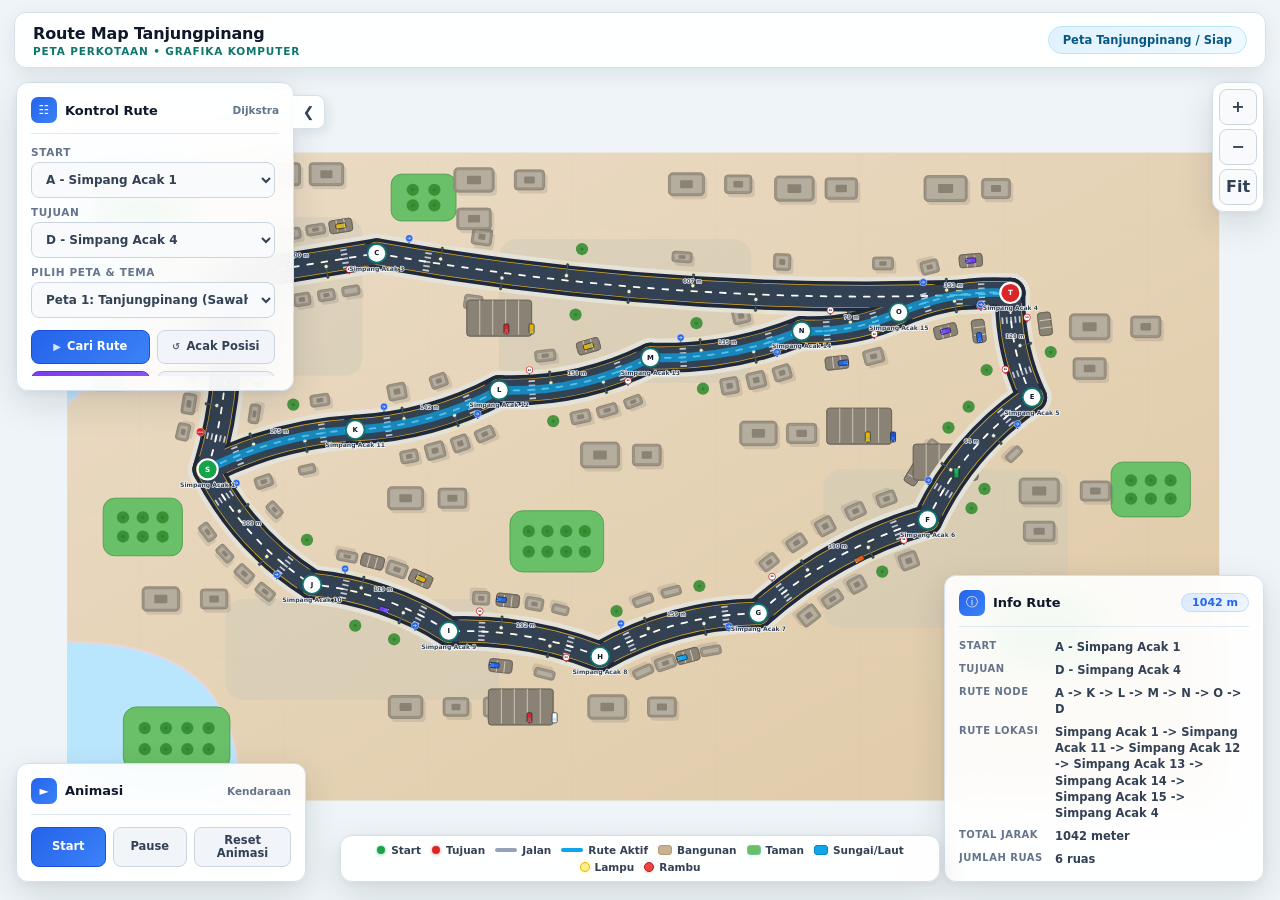
<file: index.html>
<!DOCTYPE html>
<html lang="id">
<head>
  <meta charset="UTF-8" />
  <meta name="viewport" content="width=device-width, initial-scale=1.0" />
  <meta name="description" content="Urban Route Map Tanjungpinang - Peta spasial perkotaan interaktif dengan algoritma Dijkstra dan animasi kendaraan SVG." />
  <title>Route Map Tanjungpinang</title>
  <link rel="stylesheet" href="CSS/style.css">
</head>
<body>
  <div id="app">

    <!-- ========== PANEL NAVIGASI ATAS ========== -->
    <header id="topbar">
      <div id="topbar-left">
        <h1 id="brand-title">Route Map Tanjungpinang</h1>
        <div id="brand-label">Peta Perkotaan &bull; Grafika Komputer</div>
      </div>
      <div id="topbar-right">
        <span id="statusBadge" class="badge">Memuat...</span>
      </div>
    </header>

    <!-- ========== AREA PANDANG PETA ========== -->
    <main id="mapStage">
      <svg id="urbanSvg" viewBox="0 0 1600 900" xmlns="http://www.w3.org/2000/svg" aria-label="Peta Rute Kota Tanjungpinang">
        <defs>
          <filter id="glowRoute" x="-20%" y="-20%" width="140%" height="140%">
            <feGaussianBlur in="SourceGraphic" stdDeviation="3" result="blur" />
            <feMerge>
              <feMergeNode in="blur" />
              <feMergeNode in="SourceGraphic" />
            </feMerge>
          </filter>
        </defs>
        <g id="cameraGroup">
          <g id="layerBase"></g>
          <g id="layerWater"></g>
          <g id="layerZones"></g>
          <g id="layerParks"></g>
          <g id="layerSawah"></g>
          <g id="layerTrees"></g>
          <g id="layerBuildings"></g>
          <g id="layerParking"></g>
          <g id="layerSidewalks"></g>
          <g id="layerRoadCasing"></g>
          <g id="layerRoadFill"></g>
          <g id="layerRoadLine"></g>
          <g id="layerCrosswalks"></g>
          <g id="layerStaticCars"></g>
          <g id="layerStreetlights"></g>
          <g id="layerTrafficSigns"></g>
          <g id="layerRoute"></g>
          <g id="layerNodes"></g>
          <g id="layerPins"></g>
          <g id="layerLabels"></g>
          <g id="layerVehicle"></g>
        </g>
      </svg>

      <!-- ========== PANEL KONTROL MELAYANG ========== -->
      <section class="panel" id="panelRoute">
        <button id="toggleRouteBtn" class="toggle-sidebar-btn-left" type="button" aria-label="Toggle Route Panel" title="Buka/Tutup Kontrol Rute">&#10094;</button>
        <div class="panel-header">
          <span class="panel-icon">&#9783;</span>
          <span class="panel-title">Kontrol Rute</span>
          <span class="panel-sub">Dijkstra</span>
        </div>
        <div class="panel-body">
          <div class="form-row">
            <label for="startSelect">Start</label>
            <select id="startSelect"></select>
          </div>
          <div class="form-row">
            <label for="endSelect">Tujuan</label>
            <select id="endSelect"></select>
          </div>
          <div class="form-row">
            <label for="themeSelect">Pilih Peta & Tema</label>
            <select id="themeSelect">
              <option value="tanjungpinang" selected>Peta 1: Tanjungpinang (Sawah & Kota)</option>
              <option value="city">Peta 2: Metropolitan (Jakarta - Full Kota)</option>
              <option value="rural">Peta 3: Pedesaan (Desa & Alam)</option>
              <option value="coastal">Peta 4: Pesisir Pantai (Coastal & Resort)</option>
              <option value="highland">Peta 5: Pegunungan & Hutan (Highlands & Forest)</option>
            </select>
          </div>
          <div class="btn-grid">
            <button id="findRouteBtn" class="btn-primary" type="button">
              <span class="btn-icon">&#9654;</span> Cari Rute
            </button>
            <button id="shufflePairBtn" class="btn-ghost" type="button">
              <span class="btn-icon">&#8634;</span> Acak Posisi
            </button>
            <button id="shuffleMapBtn" class="btn-accent" type="button">
              <span class="btn-icon">&#9776;</span> Acak Map
            </button>
            <button id="restoreMapBtn" class="btn-ghost" type="button">
              <span class="btn-icon">&#8617;</span> Reset Map
            </button>
          </div>
        </div>
      </section>

      <!-- ========== PANEL ANIMASI MELAYANG ========== -->
      <section class="panel" id="panelMotion">
        <div class="panel-header">
          <span class="panel-icon">&#9658;</span>
          <span class="panel-title">Animasi</span>
          <span class="panel-sub">Kendaraan</span>
        </div>
        <div class="motion-btns">
          <button id="playBtn" class="btn-primary" type="button">Start</button>
          <button id="holdBtn" class="btn-ghost" type="button">Pause</button>
          <button id="rewindBtn" class="btn-ghost" type="button">Reset Animasi</button>
        </div>
      </section>

      <!-- ========== INFO RUTE MELAYANG ========== -->
      <section class="panel" id="panelInfo">
        <button id="toggleInfoBtn" class="toggle-sidebar-btn" type="button" aria-label="Toggle Sidebar" title="Buka/Tutup Info Rute">&#10095;</button>
        <div class="panel-header">
          <span class="panel-icon">&#9432;</span>
          <span class="panel-title">Info Rute</span>
          <span id="summaryDist" class="panel-dist-badge">0 m</span>
        </div>
        <div class="panel-body">
          <dl class="info-dl">
            <dt>Start</dt>        <dd id="infoStart">-</dd>
            <dt>Tujuan</dt>       <dd id="infoEnd">-</dd>
            <dt>Rute Node</dt>    <dd id="infoNodes">-</dd>
            <dt>Rute Lokasi</dt>  <dd id="infoPlaces">-</dd>
            <dt>Total Jarak</dt>  <dd id="infoDist">-</dd>
            <dt>Jumlah Ruas</dt>  <dd id="infoSegs">-</dd>
          </dl>
        </div>
      </section>

      <!-- ========== HUD MINI (MODE PELACAKAN) ========== -->
      <div id="trackingHud">
        <div class="hud-header">
          <span id="hudStatus">Berjalan</span>
          <strong id="hudDist">0 m</strong>
        </div>
        <p id="hudRoute">-</p>
        <div class="hud-bar"><span id="hudBarFill"></span></div>
        <small id="hudPct">0%</small>
      </div>

      <!-- ========== KONTROL ZOOM MELAYANG ========== -->
      <nav id="zoomPad">
        <button id="zoomInBtn" type="button" aria-label="Zoom In" title="Zoom In">+</button>
        <button id="zoomOutBtn" type="button" aria-label="Zoom Out" title="Zoom Out">&minus;</button>
        <button id="fitBtn" type="button" title="Fit Peta">Fit</button>
      </nav>

      <!-- ========== LEGENDA PETA ========== -->
      <aside id="legend">
        <span class="leg-item" id="leg-start"><i class="dot dot-start"></i>Start</span>
        <span class="leg-item" id="leg-end"><i class="dot dot-end"></i>Tujuan</span>
        <span class="leg-item" id="leg-road"><i class="line line-road"></i>Jalan</span>
        <span class="leg-item" id="leg-route"><i class="line line-route"></i>Rute Aktif</span>
        <span class="leg-item" id="leg-bldg"><i class="swatch swatch-bldg"></i>Bangunan</span>
        <span class="leg-item" id="leg-park"><i class="swatch swatch-park"></i>Taman</span>
        <span class="leg-item" id="leg-sawah"><i class="swatch swatch-sawah"></i>Sawah</span>
        <span class="leg-item" id="leg-water"><i class="swatch swatch-water"></i>Sungai/Laut</span>
        <span class="leg-item" id="leg-light"><i class="dot dot-light"></i>Lampu</span>
        <span class="leg-item" id="leg-sign"><i class="dot dot-sign"></i>Rambu</span>
        <span class="leg-item" id="leg-mountain"><i class="swatch swatch-mountain"></i>Gunung</span>
        <span class="leg-item" id="leg-pine"><i class="swatch swatch-pine"></i>Hutan/Pohon</span>
        <span class="leg-item" id="leg-palm"><i class="swatch swatch-palm"></i>Pohon Kelapa</span>
      </aside>

    </main>
  </div>

  <script src="Javascript/script.js"></script>
</body>
</html>
</file>
<file: CSS/style.css>
/* =====================================================
   CSS/style.css
   Urban Route Map Tanjungpinang — Peta Spasial Kota Top-Down
   Tema Terang · Glassmorphism · Bayangan Lembut · UI Modern
===================================================== */

/* ---- ATUR ULANG GAYA (RESET) ---- */
*, *::before, *::after { box-sizing: border-box; margin: 0; padding: 0; }

/* ---- VARIABEL DESAIN (TOKENS) ---- */
:root {
  --bg: #eef4f7;
  --land: #f4efe5;
  --water: #cbeaf3;
  --panel: rgba(255,255,255,0.92);
  --border: #d5e0ea;
  --ink: #0f172a;
  --ink-soft: #334155;
  --muted: #64748b;
  --primary: #2563eb;
  --primary-dark: #1d4ed8;
  --teal: #0f766e;
  --success: #16a34a;
  --danger: #dc2626;
  --accent: #7c3aed;
  --road-casing: #374151;
  --road-surface: #6b7280;
  --road-lane: #9ca3af;
  --route: #0ea5e9;
  --building: #c9b292;
  --building-alt: #d5c0a0;
  --park: #9be7b0;
  --shadow: 0 12px 36px rgba(15,23,42,.12), 0 2px 8px rgba(15,23,42,.06);
  --shadow-soft: 0 6px 20px rgba(15,23,42,.08);
  --radius: 12px;
  --radius-sm: 8px;
  --font: "Segoe UI", system-ui, -apple-system, sans-serif;
  --ease: 220ms cubic-bezier(.4,0,.2,1);
}

html, body { width: 100%; height: 100%; overflow: hidden; }
body { font-family: var(--font); background: var(--bg); color: var(--ink); -webkit-font-smoothing: antialiased; }
button, select { font: inherit; }

#app { position: relative; width: 100vw; height: 100vh; min-height: 520px; overflow: hidden; }

/* ---- BARIS NAVIGASI ATAS (TOPBAR) ---- */
#topbar {
  position: absolute; top: 12px; left: 14px; right: 14px; z-index: 30;
  display: flex; align-items: center; justify-content: space-between; gap: 16px;
  min-height: 56px; padding: 10px 18px;
  background: var(--panel); border: 1px solid var(--border); border-radius: var(--radius);
  box-shadow: var(--shadow-soft); backdrop-filter: blur(20px); -webkit-backdrop-filter: blur(20px);
  transition: opacity var(--ease), transform var(--ease), min-height var(--ease);
}
#brand-title { font-size: 16px; font-weight: 800; color: var(--ink); letter-spacing: -.01em; }
#brand-label { margin-top: 2px; font-size: 10.5px; font-weight: 700; color: var(--teal); text-transform: uppercase; letter-spacing: .08em; }
#topbar-right { display: flex; justify-content: flex-end; min-width: 0; }
.badge {
  display: inline-flex; align-items: center; gap: 6px; max-width: 280px; min-height: 28px; padding: 5px 14px;
  overflow: hidden; color: #075985; background: linear-gradient(135deg,#e0f2fe,#f0f9ff);
  border: 1px solid #bae6fd; border-radius: 999px; font-size: 11.5px; font-weight: 800;
  text-overflow: ellipsis; white-space: nowrap;
}

/* ---- AREA PETA ---- */
#mapStage { position: absolute; inset: 0; overflow: hidden; background: var(--bg); }
#urbanSvg { display: block; width: 100%; height: 100%; cursor: grab; background: var(--bg); touch-action: none; user-select: none; }
#urbanSvg.dragging { cursor: grabbing; }

/* ---- PANEL KONTROL ---- */
.panel, #zoomPad, #legend, #trackingHud {
  position: absolute; z-index: 20; background: var(--panel); border: 1px solid var(--border);
  border-radius: var(--radius); box-shadow: var(--shadow); backdrop-filter: blur(20px); -webkit-backdrop-filter: blur(20px);
}
.panel { padding: 14px; transition: opacity var(--ease), transform var(--ease), width var(--ease), padding var(--ease); }
.panel-header { display: flex; align-items: center; gap: 8px; margin-bottom: 12px; padding-bottom: 10px; border-bottom: 1px solid rgba(213,224,234,.7); }
.panel-icon { display: flex; align-items: center; justify-content: center; width: 26px; height: 26px; background: linear-gradient(135deg,var(--primary),#3b82f6); color: #fff; border-radius: 7px; font-size: 12px; flex-shrink: 0; }
.panel-title { flex: 1; color: var(--ink); font-size: 13px; font-weight: 800; }
.panel-sub { color: var(--muted); font-size: 10.5px; font-weight: 700; text-align: right; }
.panel-dist-badge { display: inline-flex; align-items: center; padding: 2px 10px; background: linear-gradient(135deg,#dbeafe,#eff6ff); color: var(--primary); font-size: 11px; font-weight: 800; border-radius: 999px; border: 1px solid #bfdbfe; }

#panelRoute {
  position: absolute;
  top: 82px;
  left: 16px;
  width: 278px;
  overflow: visible;
  transition: transform 0.3s cubic-bezier(0.4, 0, 0.2, 1), opacity var(--ease);
}

#panelRoute.collapsed {
  transform: translateX(calc(-100% - 16px + 40px));
}

.toggle-sidebar-btn-left {
  position: absolute;
  right: -32px;
  top: 12px;
  width: 32px;
  height: 32px;
  padding: 0;
  display: flex;
  align-items: center;
  justify-content: center;
  background: var(--panel);
  border: 1px solid var(--border);
  border-left: none;
  border-radius: 0 8px 8px 0;
  color: var(--ink-soft);
  font-size: 14px;
  cursor: pointer;
  box-shadow: 4px 4px 12px rgba(15,23,42,0.08);
  z-index: 10;
  transition: background var(--ease), color var(--ease), transform 0.3s ease;
}

.toggle-sidebar-btn-left:hover {
  background: #cbd5e1;
  color: var(--ink);
}

#panelRoute.collapsed .toggle-sidebar-btn-left {
  transform: rotate(180deg);
  border-left: 1px solid var(--border);
  border-right: none;
  border-radius: 8px 0 0 8px;
  right: auto;
  left: calc(100% - 12px);
}
#panelMotion { left: 16px; bottom: 18px; width: 290px; }
#panelInfo {
  position: absolute;
  right: 16px;
  bottom: 18px;
  width: 320px;
  max-height: min(78vh, 440px);
  display: flex;
  flex-direction: column;
  overflow: hidden;
  transition: transform 0.3s cubic-bezier(0.4, 0, 0.2, 1), opacity var(--ease);
}
#panelInfo .panel-body {
  overflow-y: auto;
  flex: 1;
  padding-right: 4px;
}
#panelInfo .panel-body::-webkit-scrollbar {
  width: 4px;
}
#panelInfo .panel-body::-webkit-scrollbar-thumb {
  background: rgba(148, 163, 184, 0.4);
  border-radius: 999px;
}

#panelInfo.collapsed {
  transform: translateX(calc(100% + 16px - 40px));
}

.toggle-sidebar-btn {
  position: absolute;
  left: -32px;
  top: 12px;
  width: 32px;
  height: 32px;
  padding: 0;
  display: flex;
  align-items: center;
  justify-content: center;
  background: var(--panel);
  border: 1px solid var(--border);
  border-right: none;
  border-radius: 8px 0 0 8px;
  color: var(--ink-soft);
  font-size: 14px;
  cursor: pointer;
  box-shadow: -4px 4px 12px rgba(15,23,42,0.08);
  z-index: 10;
  transition: background var(--ease), color var(--ease), transform 0.3s ease;
}

.toggle-sidebar-btn:hover {
  background: #cbd5e1;
  color: var(--ink);
}

#panelInfo.collapsed .toggle-sidebar-btn {
  transform: rotate(180deg);
  border-right: 1px solid var(--border);
  border-left: none;
  border-radius: 0 8px 8px 0;
  left: auto;
  right: calc(100% - 12px);
}

.panel-body {
  overflow-y: auto;
  max-height: 230px;
  padding-right: 4px;
}

.panel-body::-webkit-scrollbar { width: 4px; }
.panel-body::-webkit-scrollbar-track { background: transparent; }
.panel-body::-webkit-scrollbar-thumb { background: var(--border); border-radius: 999px; }

/* ---- ELEMEN FORMULIR ---- */
.form-row + .form-row { margin-top: 8px; }
label { display: block; margin-bottom: 4px; color: var(--muted); font-size: 10.5px; font-weight: 800; letter-spacing: .06em; text-transform: uppercase; }
select { width: 100%; height: 36px; padding: 0 10px; color: var(--ink-soft); background: rgba(248,250,252,.96); border: 1px solid #cbd5e1; border-radius: var(--radius-sm); outline: none; font-size: 12px; font-weight: 700; transition: border-color var(--ease), box-shadow var(--ease); }
select:focus { border-color: var(--primary); box-shadow: 0 0 0 3px rgba(37,99,235,.12); }

/* ---- ELEMEN TOMBOL ---- */
.btn-grid { display: grid; grid-template-columns: 1fr 1fr; gap: 7px; margin-top: 12px; }
.motion-btns { display: grid; grid-template-columns: 1fr 1fr 1.3fr; gap: 7px; }
button { min-height: 34px; padding: 6px 10px; border: 1px solid transparent; border-radius: var(--radius-sm); cursor: pointer; font-size: 11.5px; font-weight: 800; line-height: 1.15; transition: background var(--ease), border-color var(--ease), box-shadow var(--ease), transform 120ms ease; white-space: normal; }
button:active { transform: translateY(1px); }
.btn-icon { font-size: 10px; margin-right: 2px; opacity: .8; }
.btn-primary { color: #fff; background: linear-gradient(135deg,var(--primary),#3b82f6); border-color: var(--primary-dark); }
.btn-primary:hover { background: linear-gradient(135deg,var(--primary-dark),var(--primary)); box-shadow: 0 6px 18px rgba(37,99,235,.25); }
.btn-accent { color: #fff; background: linear-gradient(135deg,var(--accent),#8b5cf6); border-color: #6d28d9; }
.btn-accent:hover { background: linear-gradient(135deg,#6d28d9,var(--accent)); box-shadow: 0 6px 18px rgba(124,58,237,.25); }
.btn-ghost { color: var(--ink-soft); background: rgba(241,245,249,.96); border-color: #cbd5e1; }
.btn-ghost:hover { background: #e2e8f0; border-color: #94a3b8; }

/* ---- DAFTAR INFORMASI RUTE (DL) ---- */
.info-dl { display: grid; grid-template-columns: 86px minmax(0,1fr); gap: 7px 10px; }
.info-dl dt { padding-top: 1px; color: var(--muted); font-size: 10px; font-weight: 800; letter-spacing: .05em; text-transform: uppercase; }
.info-dl dd { min-width: 0; color: var(--ink-soft); font-size: 11.5px; font-weight: 700; line-height: 1.4; overflow-wrap: anywhere; word-break: break-word; }

/* ---- HUD MINI PELACAKAN ---- */
#trackingHud { right: 16px; bottom: 18px; width: 320px; padding: 14px; color: #f8fafc; background: rgba(15,23,42,.88); border-color: rgba(226,232,240,.15); border-radius: var(--radius); opacity: 0; pointer-events: none; transform: translateY(14px); transition: opacity var(--ease), transform var(--ease); }
.hud-header { display: flex; align-items: center; justify-content: space-between; gap: 12px; margin-bottom: 8px; }
.hud-header span { display: inline-flex; align-items: center; padding: 2px 10px; background: rgba(255,255,255,.1); border-radius: 999px; color: #cbd5e1; font-size: 11px; font-weight: 800; }
.hud-header strong { color: #38bdf8; font-size: 13px; font-weight: 850; white-space: nowrap; }
#hudRoute { margin-bottom: 10px; color: #dbeafe; font-size: 11px; font-weight: 700; line-height: 1.45; overflow-wrap: anywhere; }
.hud-bar { width: 100%; height: 5px; overflow: hidden; background: rgba(255,255,255,.12); border-radius: 999px; }
#hudBarFill { display: block; width: 0%; height: 100%; background: linear-gradient(90deg,#38bdf8,#2dd4bf); border-radius: inherit; transition: width 90ms linear; }
#hudPct { display: block; margin-top: 5px; color: #94a3b8; font-size: 10.5px; font-weight: 800; text-align: right; }

/* ---- TOMBOL KONTROL ZOOM ---- */
#zoomPad { top: 82px; right: 16px; display: grid; gap: 4px; padding: 6px; }
#zoomPad button { width: 38px; min-height: 36px; padding: 0; color: var(--ink-soft); background: rgba(248,250,252,.96); border-color: #cbd5e1; font-size: 16px; border-radius: var(--radius-sm); display: flex; align-items: center; justify-content: center; }
#zoomPad button:hover { background: #e2e8f0; }
#fitBtn { font-size: 11px; font-weight: 800; }

/* ---- LEGENDA PETA ---- */
#legend { left: 50%; bottom: 18px; display: flex; align-items: center; justify-content: center; flex-wrap: wrap; gap: 5px 10px; max-width: calc(100vw - 680px); padding: 8px 14px; transform: translateX(-50%); transition: opacity var(--ease), transform var(--ease); }
.leg-item { display: inline-flex; align-items: center; gap: 5px; color: var(--ink-soft); font-size: 10.5px; font-weight: 750; white-space: nowrap; }
.dot, .swatch, .line { display: inline-block; flex: 0 0 auto; }
.dot { width: 10px; height: 10px; border-radius: 50%; border: 1.5px solid rgba(255,255,255,.8); box-shadow: 0 1px 3px rgba(0,0,0,.15); }
.dot-start { background: var(--success); }
.dot-end { background: var(--danger); }
.line { width: 22px; height: 3.5px; border-radius: 999px; }
.line-road { background: #94a3b8; }
.line-route { background: var(--route); }
.swatch { width: 14px; height: 10px; border-radius: 3px; }
.swatch-bldg { background: var(--building); border: 1px solid #b69a76; }
.swatch-park { background: var(--park); border: 1px solid #74c69d; }
.swatch-sawah { background: #84cc16; border: 1px solid #65a30d; }
.swatch-water { background: #0ea5e9; border: 1px solid #0284c7; }
.dot-light { background: #fef08a; border: 1px solid #eab308; box-shadow: 0 0 4px #fef08a; }
.dot-sign { background: #ef4444; border: 1px solid #b91c1c; }
.swatch-mountain { background: linear-gradient(to top, #14231c 50%, #ffffff 50%); border: 1px solid rgba(255,255,255,0.4); }
.swatch-pine { background: #059669; border: 1px solid #064e3b; }
.swatch-palm { background: #059669; border: 1px solid #7c2d12; }
.coastal-rock { fill: #64748b; stroke: #475569; stroke-width: 1.2; }

/* ---- MODE FOKUS KENDARAAN ---- */
body.is-tracking #topbar { min-height: 44px; padding-top: 7px; padding-bottom: 7px; }
body.is-tracking #brand-title { font-size: 13px; }
body.is-tracking #brand-label { display: none; }
body.is-tracking #panelRoute, body.is-tracking #panelInfo, body.is-tracking #legend { opacity: 0; pointer-events: none; }
body.is-tracking #panelRoute { transform: translateX(-20px); }
body.is-tracking #panelInfo { transform: translateY(16px); }
body.is-tracking #legend { transform: translate(-50%,14px); }
body.is-tracking #panelMotion { width: 240px; padding: 10px; }
body.is-tracking #panelMotion .panel-header, body.is-tracking #playBtn { display: none; }
body.is-tracking #panelMotion .motion-btns { grid-template-columns: 1fr 1.4fr; }
body.is-tracking #trackingHud { opacity: 1; pointer-events: auto; transform: translateY(0); }

/* =====================================================
   KELAS ELEMEN PETA SVG — Gaya Kota Top-Down
===================================================== */

.land-fill { fill: #d4cfc4; }
.sea-fill { fill: var(--water); }
.water-edge { fill: none; stroke: rgba(14,116,144,.18); stroke-width: 2; }
.zone-fill { fill: #cdc7b5; opacity: .45; }

/* Area Taman & Pepohonan */
.park-fill { fill: #6abf69; stroke: #4a9e4a; stroke-width: 1.2; }
.tree-crown { fill: #2d8a2d; opacity: .85; }
.tree-trunk { fill: #6b4226; }

/* Kompleks Bangunan 3D Top-Down */
.bldg-shadow { fill: rgba(15,23,42,.1); }
.bldg-base { fill: #9e9585; stroke: #7a7265; stroke-width: .8; }
.bldg-roof { fill: #b5ad9e; stroke: #8a8275; stroke-width: .6; }
.bldg-window { fill: rgba(56,189,248,.25); stroke: rgba(56,189,248,.4); stroke-width: .5; }
.bldg-detail { fill: #8a8275; }

/* Area Parkir Kendaraan */
.parking-fill { fill: #8a8275; stroke: #6b6458; stroke-width: .8; }
.parking-line { stroke: #d4cfc4; stroke-width: 1.2; }
.parking-line-dash { stroke: #b5ad9e; stroke-width: .8; stroke-dasharray: 4 4; }

/* Lajur Trotoar Pejalan Kaki */
.sidewalk-fill { fill: none; stroke: #e5e2d9; stroke-width: 54px; stroke-linecap: round; stroke-linejoin: round; }

/* Lajur Jalan Raya Gaya Kota Perkotaan */
.road-casing, .road-fill, .road-center, .road-edge, .active-route { fill: none; stroke-linecap: round; stroke-linejoin: round; }
.road-casing { stroke: #1e293b; stroke-width: 42px; }
.road-fill { stroke: #334155; stroke-width: 30px; }
.road-center { stroke: #ffffff; stroke-width: 2.5px; stroke-dasharray: 8 12; }
.road-edge { stroke: #fbbf24; stroke-width: 32px; opacity: 0.85; }

/* Penyeberangan Zebra Cross */
.crosswalk-stripe { fill: #ffffff; opacity: 0.9; }

/* Mobil Statis Terparkir */
.static-car-body { stroke-width: 1px; }
.static-car-window { fill: rgba(56,189,248,.35); }

/* Lajur Rute Aktif Terpilih */
.active-route { stroke: var(--route); stroke-width: 12px; opacity: 0.7; }

/* Label Teks Peta & Nama Simpang */
.dist-label, .node-label { pointer-events: none; paint-order: stroke; stroke: rgba(255,255,255,.94); stroke-linejoin: round; }
.dist-label { fill: #475569; font-size: 7.5px; font-weight: 750; stroke-width: 2px; }
.node-circle { fill: #ffffff; stroke: var(--teal); stroke-width: 2.5px; }
.node-code { fill: var(--ink); font-size: 9.5px; font-weight: 900; text-anchor: middle; dominant-baseline: central; pointer-events: none; }
.node-label { fill: #334155; font-size: 8.5px; font-weight: 750; stroke-width: 2px; }

/* Penanda Titik Awal & Akhir (Pins) */
.ep-circle { stroke: #fff; stroke-width: 3px; }
.ep-start { fill: var(--success); }
.ep-end { fill: var(--danger); }
.ep-text { fill: #fff; font-size: 10px; font-weight: 900; text-anchor: middle; dominant-baseline: central; pointer-events: none; }

/* Mobil Animasi Bergerak */
.car-body { fill: var(--teal); stroke: #064e3b; stroke-width: 1.4px; }
.car-window { fill: #a7f3d0; }
.car-front { fill: #38bdf8; }
.car-wheel { fill: #111827; }

/* ---- RESPONSIVITAS BENTUK LAYAR ---- */
@media (max-width: 1180px) {
  #panelRoute, #panelMotion { width: 256px; }
  #panelInfo, #trackingHud { width: 286px; }
  #legend { max-width: 340px; }
}
@media (max-height: 720px) {
  #topbar { min-height: 46px; padding-top: 7px; padding-bottom: 7px; }
  #brand-title { font-size: 14px; }
  #brand-label { font-size: 10px; }
  #panelRoute, #zoomPad { top: 68px; }
  #panelInfo { max-height: 220px; }
}
@media (max-width: 760px) {
  #topbar { left: 8px; right: 8px; padding: 8px 12px; }
  .badge { max-width: 160px; font-size: 10px; }
  #panelRoute { left: 8px; width: min(272px, calc(100vw - 72px)); }
  #panelMotion { left: 8px; width: 240px; }
  #panelInfo, #trackingHud { right: 8px; width: min(286px, calc(100vw - 16px)); }
  #zoomPad { right: 8px; }
  #legend { display: none; }
  .panel { padding: 10px; }
}

/* =====================================================
   SISTEM TEMA DINAMIS & ELEMEN TAMBAHAN (REAL LIFE FEATURES)
   ===================================================== */

/* --- Sawah / Rice Fields --- */
.sawah-fill {
  fill: #a3e635;
  stroke: #84cc16;
  stroke-width: 1.2px;
  fill-opacity: 0.85;
}
.sawah-border {
  stroke: #854d0e;
  stroke-width: 0.8px;
  opacity: 0.35;
  stroke-dasharray: 2 1;
}
.sawah-plant {
  stroke: #15803d;
  stroke-width: 0.8px;
  fill: none;
  stroke-linecap: round;
  opacity: 0.9;
}

/* --- Lampu Jalan (Street Lights) --- */
.light-base {
  fill: #334155;
  stroke: #1e293b;
  stroke-width: 0.5px;
}
.light-pole {
  stroke: #475569;
  stroke-width: 1.8px;
  stroke-linecap: round;
}
.light-head {
  fill: #f8fafc;
  stroke: #334155;
  stroke-width: 0.8px;
}
.light-glow {
  fill: #fef08a;
  filter: blur(2px);
  mix-blend-mode: multiply;
  pointer-events: none;
}

/* --- Rambu-Rambu Lalu Lintas (Traffic Signs) --- */
.sign-base {
  fill: #334155;
}
.sign-post {
  stroke: #475569;
  stroke-width: 1.2px;
  stroke-linecap: round;
}
.sign-stop-face {
  fill: #dc2626;
  stroke: #ffffff;
  stroke-width: 0.6px;
}
.sign-stop-text {
  fill: #ffffff;
  font-size: 2.8px;
  font-weight: 900;
  font-family: system-ui, -apple-system, sans-serif;
  text-anchor: middle;
  dominant-baseline: central;
}
.sign-speed-border {
  fill: #dc2626;
}
.sign-speed-face {
  fill: #ffffff;
}
.sign-speed-text {
  fill: #000000;
  font-size: 3.2px;
  font-weight: 850;
  font-family: system-ui, -apple-system, sans-serif;
  text-anchor: middle;
  dominant-baseline: central;
}
.sign-warn-face {
  fill: #fbbf24;
  stroke: #1e293b;
  stroke-width: 0.6px;
}
.sign-warn-text {
  fill: #000000;
  font-size: 4px;
  font-weight: 900;
  font-family: system-ui, -apple-system, sans-serif;
  text-anchor: middle;
  dominant-baseline: central;
}
.sign-turn-face {
  fill: #2563eb;
  stroke: #ffffff;
  stroke-width: 0.6px;
}
.sign-turn-arrow {
  stroke: #ffffff;
  stroke-width: 0.8px;
  fill: none;
  stroke-linecap: round;
  stroke-linejoin: round;
}
.traffic-light-body {
  fill: #1e293b;
  stroke: #334155;
  stroke-width: 0.5px;
}

/* =====================================================
   KONFIGURASI TEMA PETA (BODY ATTRIBUTES)
   ===================================================== */

/* --- TEMA 1: Tanjungpinang (Default Chocolate/Warm Brown) --- */
body[data-theme="tanjungpinang"] {
  --bg: #eef4f7;
  --land: #ebdcc6;
  --water: #bae6fd;
  --road-casing: #1e293b;
  --road-surface: #334155;
  --road-lane: #ffffff;
  --building: #c9b292;
  --park: #6abf69;
  --teal: #0f766e;
}
body[data-theme="tanjungpinang"] .land-fill { fill: #f4efe5; }
body[data-theme="tanjungpinang"] .sidewalk-fill { stroke: #e5e2d9; }
body[data-theme="tanjungpinang"] .road-fill { stroke: #334155; }
body[data-theme="tanjungpinang"] .road-casing { stroke: #1e293b; }
body[data-theme="tanjungpinang"] .road-edge { stroke: #fbbf24; opacity: 0.85; }
body[data-theme="tanjungpinang"] .road-center { stroke: #ffffff; }

/* --- TEMA 2: Metropolitan City (Concrete Sleek Slate) --- */
body[data-theme="city"] {
  --bg: #cbd5e1;
  --land: #eaeef2;
  --water: #bae6fd;
  --road-casing: #0f172a;
  --road-surface: #1e293b;
  --road-lane: #cbd5e1;
  --building: #475569;
  --park: #94a3b8;
  --teal: #1e293b;
}
body[data-theme="city"] .land-fill { fill: #eaeef2; }
body[data-theme="city"] .sidewalk-fill { stroke: #cbd5e1; }
body[data-theme="city"] .road-fill { stroke: #1e293b; }
body[data-theme="city"] .road-casing { stroke: #0f172a; }
body[data-theme="city"] .road-edge { stroke: #ffffff; opacity: 0.95; }
body[data-theme="city"] .road-center { stroke: #fcd34d; stroke-dasharray: 6 10; } /* Double yellow styling or modern dashes */
body[data-theme="city"] .bldg-base { fill: #475569; stroke: #334155; }
body[data-theme="city"] .bldg-roof { fill: #64748b; stroke: #475569; }
body[data-theme="city"] .bldg-detail { fill: #334155; }
body[data-theme="city"] .park-fill { fill: #94a3b8; stroke: #64748b; }
body[data-theme="city"] .tree-crown { fill: #334155; opacity: 0.85; }
body[data-theme="city"] .tree-trunk { fill: #1e293b; }

/* --- TEMA 3: Pedesaan / Rural (Natural Grass & Rustic Soil) --- */
body[data-theme="rural"] {
  --bg: #d9f99d;
  --land: #f7fee7;
  --water: #a5f3fc;
  --road-casing: #78350f;
  --road-surface: #d97706;
  --road-lane: #b45309;
  --building: #b45309;
  --park: #a3e635;
  --teal: #15803d;
}
body[data-theme="rural"] .land-fill { fill: #f7fee7; }
body[data-theme="rural"] .sidewalk-fill { stroke: #ecfccb; opacity: 0.45; }
body[data-theme="rural"] .road-fill { stroke: #d97706; }
body[data-theme="rural"] .road-casing { stroke: #78350f; }
body[data-theme="rural"] .road-edge { stroke: none; opacity: 0; } /* No high-tech highway borders in rural! */
body[data-theme="rural"] .road-center { stroke: #a16207; stroke-dasharray: none; stroke-width: 0.8px; opacity: 0.5; } /* Dirt centerline marks */
body[data-theme="rural"] .bldg-base { fill: #b45309; stroke: #78350f; }
body[data-theme="rural"] .bldg-roof { fill: #ca8a04; stroke: #b45309; }
body[data-theme="rural"] .bldg-detail { fill: #78350f; }
body[data-theme="rural"] .park-fill { fill: #bef264; stroke: #a3e635; }
body[data-theme="rural"] .tree-crown { fill: #15803d; opacity: 0.95; }
body[data-theme="rural"] .tree-trunk { fill: #451a03; }
body[data-theme="rural"] .sawah-fill { fill: #84cc16; stroke: #65a30d; }
body[data-theme="rural"] .sawah-plant { stroke: #14532d; }

/* --- TEMA 4: Pesisir Pantai / Coastal (Golden Sand Beach & Teal Water) --- */
body[data-theme="coastal"] {
  --bg: #fef08a;
  --land: #fef9c3;
  --water: #0ea5e9;
  --road-casing: #1e293b;
  --road-surface: #475569;
  --road-lane: #ffffff;
  --building: #0284c7;
  --park: #10b981;
  --teal: #0d9488;
}
body[data-theme="coastal"] .land-fill { fill: #fef9c3; }
body[data-theme="coastal"] .sidewalk-fill { stroke: #cbd5e1; opacity: 0.8; }
body[data-theme="coastal"] .road-fill { stroke: #475569; }
body[data-theme="coastal"] .road-casing { stroke: #1e293b; }
body[data-theme="coastal"] .road-edge { stroke: #06b6d4; opacity: 0.75; }
body[data-theme="coastal"] .road-center { stroke: #ffffff; stroke-dasharray: 4 6; }
body[data-theme="coastal"] .bldg-base { fill: #f8fafc; stroke: #cbd5e1; }
body[data-theme="coastal"] .bldg-roof { fill: #0284c7; stroke: #0369a1; }
body[data-theme="coastal"] .bldg-detail { fill: #0369a1; }
body[data-theme="coastal"] .park-fill { fill: #a7f3d0; stroke: #34d399; }
body[data-theme="coastal"] .tree-crown { fill: #059669; opacity: 0.9; }
body[data-theme="coastal"] .tree-trunk { fill: #b45309; }

/* --- TEMA 5: Pegunungan & Hutan / Highland (Alpine Pines & Charcoal Roads) --- */
body[data-theme="highland"] {
  --bg: #064e3b;
  --land: #14532d;
  --water: #0284c7;
  --road-casing: #020617;
  --road-surface: #0f172a;
  --road-lane: #fbbf24;
  --building: #78350f;
  --park: #064e3b;
  --teal: #14532d;
}
body[data-theme="highland"] .land-fill { fill: #0f3e21; }
body[data-theme="highland"] .sidewalk-fill { stroke: #1e293b; opacity: 0.7; }
body[data-theme="highland"] .road-fill { stroke: #0f172a; }
body[data-theme="highland"] .road-casing { stroke: #020617; }
body[data-theme="highland"] .road-edge { stroke: #ca8a04; opacity: 0.65; }
body[data-theme="highland"] .road-center { stroke: #fbbf24; stroke-dasharray: 8 12; }
body[data-theme="highland"] .bldg-base { fill: #451a03; stroke: #270500; }
body[data-theme="highland"] .bldg-roof { fill: #ca8a04; stroke: #a16207; }
body[data-theme="highland"] .bldg-detail { fill: #270500; }
body[data-theme="highland"] .park-fill { fill: #064e3b; stroke: #022c22; }
body[data-theme="highland"] .tree-crown { fill: #022c22; opacity: 0.95; }
body[data-theme="highland"] .tree-trunk { fill: #1e1b4b; }
</file>
